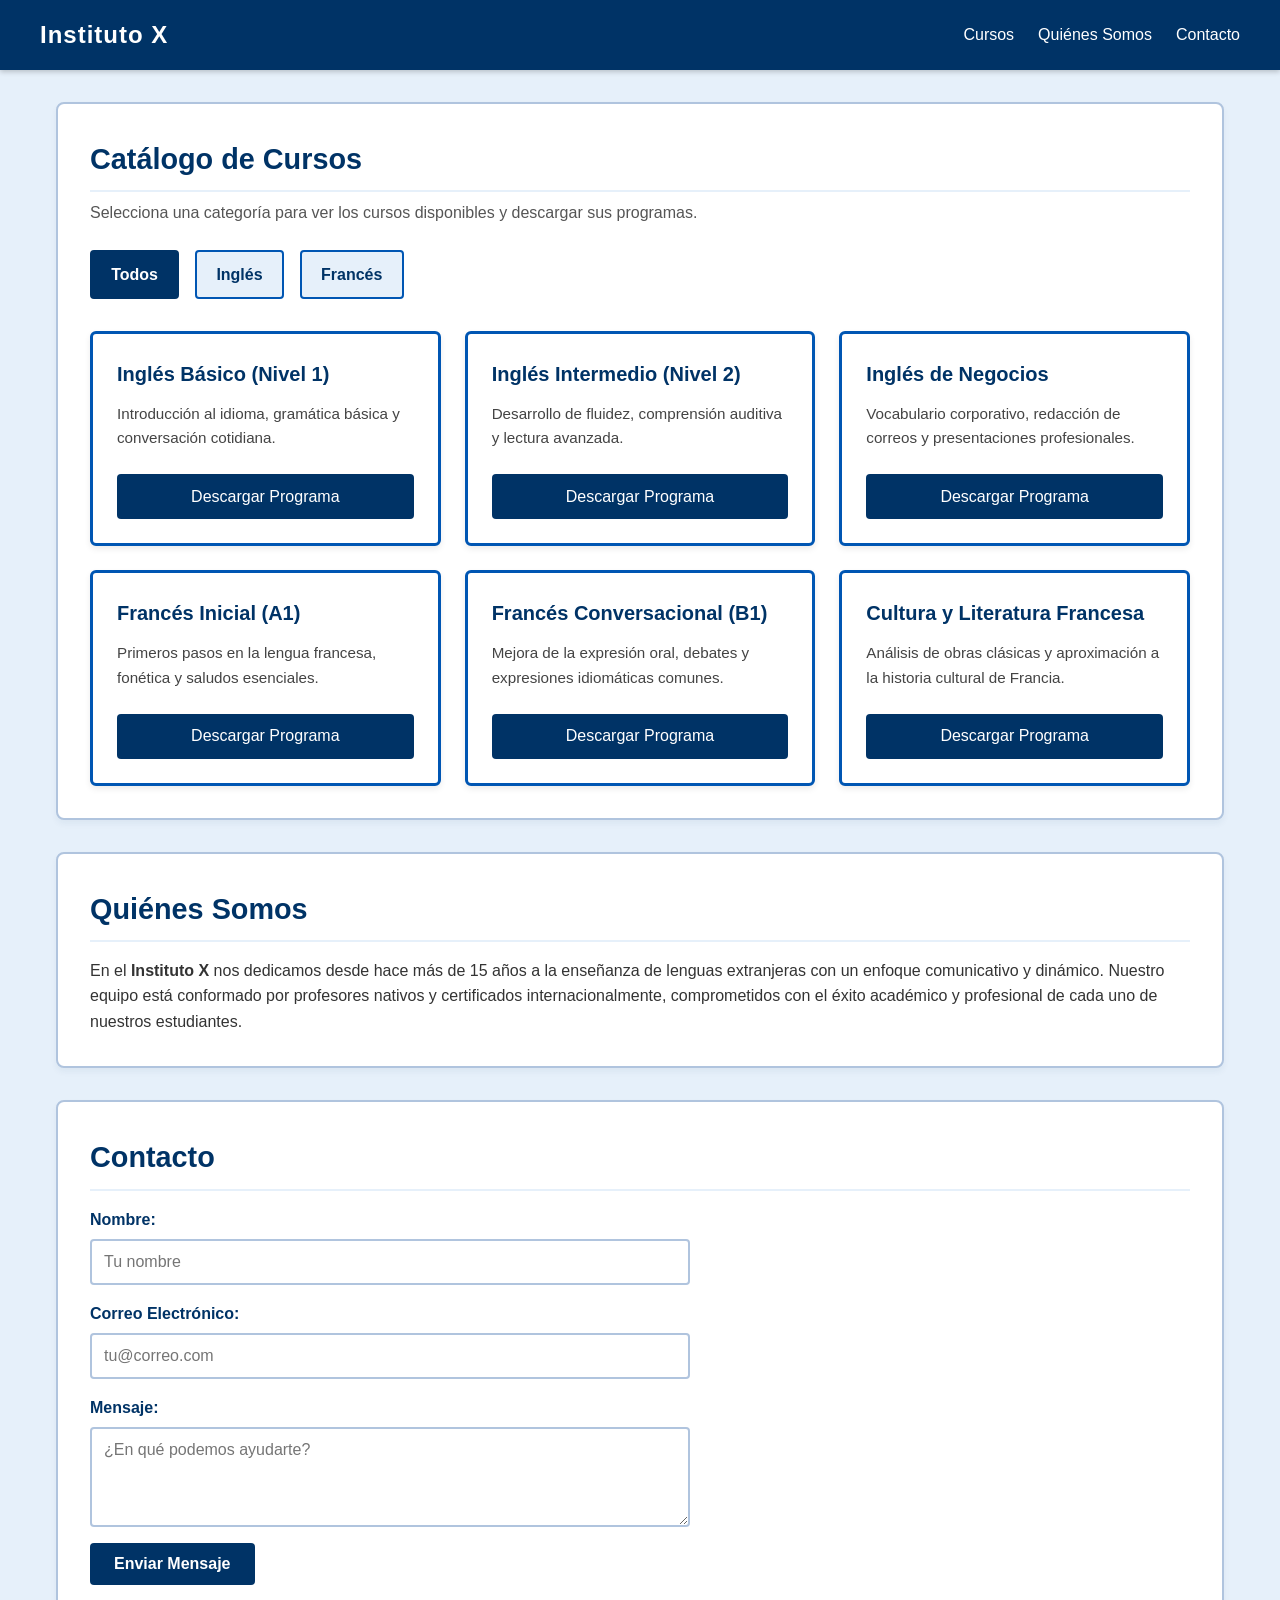
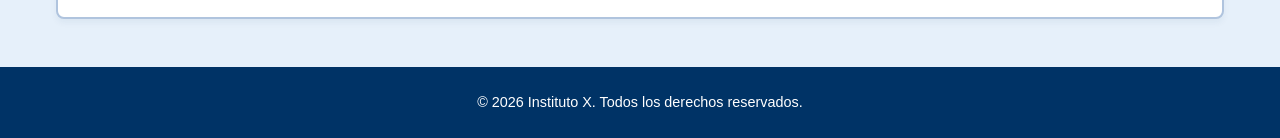
<file: version_IA_1(Gemini)/index.html>
<!DOCTYPE html>
<html lang="es">
<head>
    <meta charset="UTF-8">
    <meta name="viewport" content="width=device-width, initial-scale=1.0">
    <title>Instituto X - Cursos de Idiomas</title>
    <link rel="stylesheet" href="estilosIA.css">
</head>
<body>

    <!-- Barra de Navegación -->
    <header class="navbar">
        <div class="nav-container">
            <h1 class="logo">Instituto X</h1>
            <nav class="nav-links">
                <a href="#catalogo">Cursos</a>
                <a href="#nosotros">Quiénes Somos</a>
                <a href="#contacto">Contacto</a>
            </nav>
        </div>
    </header>

    <!-- Contenido Principal -->
    <main class="container">

        <!-- SECCIÓN: CATÁLOGO DE CURSOS -->
        <section id="catalogo" class="section">
            <h2>Catálogo de Cursos</h2>
            <p class="section-desc">Selecciona una categoría para ver los cursos disponibles y descargar sus programas.</p>

            <!-- Inputs de Radio ocultos para controlar la vista estática -->
            <input type="radio" id="cat-todos" name="categoria" checked>
            <input type="radio" id="cat-ingles" name="categoria">
            <input type="radio" id="cat-frances" name="categoria">

            <!-- Botones/Etiquetas de selección -->
            <div class="filter-buttons">
                <label for="cat-todos" class="filter-btn">Todos</label>
                <label for="cat-ingles" class="filter-btn">Inglés</label>
                <label for="cat-frances" class="filter-btn">Francés</label>
            </div>

            <!-- Contenedor de Cursos -->
            <div class="cursos-grid">
                
                <!-- CURSOS DE INGLÉS -->
                <div class="curso-box ingles">
                    <h3>Inglés Básico (Nivel 1)</h3>
                    <p>Introducción al idioma, gramática básica y conversación cotidiana.</p>
                    <a href="programas/ingles_basico.pdf" class="btn-descarga" download>Descargar Programa</a>
                </div>

                <div class="curso-box ingles">
                    <h3>Inglés Intermedio (Nivel 2)</h3>
                    <p>Desarrollo de fluidez, comprensión auditiva y lectura avanzada.</p>
                    <a href="programas/ingles_intermedio.pdf" class="btn-descarga" download>Descargar Programa</a>
                </div>

                <div class="curso-box ingles">
                    <h3>Inglés de Negocios</h3>
                    <p>Vocabulario corporativo, redacción de correos y presentaciones profesionales.</p>
                    <a href="programas/ingles_negocios.pdf" class="btn-descarga" download>Descargar Programa</a>
                </div>

                <!-- CURSOS DE FRANCÉS -->
                <div class="curso-box frances">
                    <h3>Francés Inicial (A1)</h3>
                    <p>Primeros pasos en la lengua francesa, fonética y saludos esenciales.</p>
                    <a href="programas/frances_inicial.pdf" class="btn-descarga" download>Descargar Programa</a>
                </div>

                <div class="curso-box frances">
                    <h3>Francés Conversacional (B1)</h3>
                    <p>Mejora de la expresión oral, debates y expresiones idiomáticas comunes.</p>
                    <a href="programas/frances_conversacional.pdf" class="btn-descarga" download>Descargar Programa</a>
                </div>

                <div class="curso-box frances">
                    <h3>Cultura y Literatura Francesa</h3>
                    <p>Análisis de obras clásicas y aproximación a la historia cultural de Francia.</p>
                    <a href="programas/frances_cultura.pdf" class="btn-descarga" download>Descargar Programa</a>
                </div>

            </div>
        </section>

        <!-- SECCIÓN: QUIÉNES SOMOS -->
        <section id="nosotros" class="section">
            <h2>Quiénes Somos</h2>
            <div class="content-box">
                <p>En el <strong>Instituto X</strong> nos dedicamos desde hace más de 15 años a la enseñanza de lenguas extranjeras con un enfoque comunicativo y dinámico. Nuestro equipo está conformado por profesores nativos y certificados internacionalmente, comprometidos con el éxito académico y profesional de cada uno de nuestros estudiantes.</p>
            </div>
        </section>

        <!-- SECCIÓN: CONTACTO -->
        <section id="contacto" class="section">
            <h2>Contacto</h2>
            <div class="content-box">
                <form class="contact-form">
                    <div class="form-group">
                        <label for="nombre">Nombre:</label>
                        <input type="text" id="nombre" name="nombre" required placeholder="Tu nombre">
                    </div>
                    <div class="form-group">
                        <label for="email">Correo Electrónico:</label>
                        <input type="email" id="email" name="email" required placeholder="tu@correo.com">
                    </div>
                    <div class="form-group">
                        <label for="mensaje">Mensaje:</label>
                        <textarea id="mensaje" name="mensaje" rows="4" required placeholder="¿En qué podemos ayudarte?"></textarea>
                    </div>
                    <button type="submit" class="btn-submit">Enviar Mensaje</button>
                </form>
            </div>
        </section>

    </main>

    <!-- Pie de página -->
    <footer class="footer">
        <p>&copy; 2026 Instituto X. Todos los derechos reservados.</p>
    </footer>

</body>
</html>
</file>
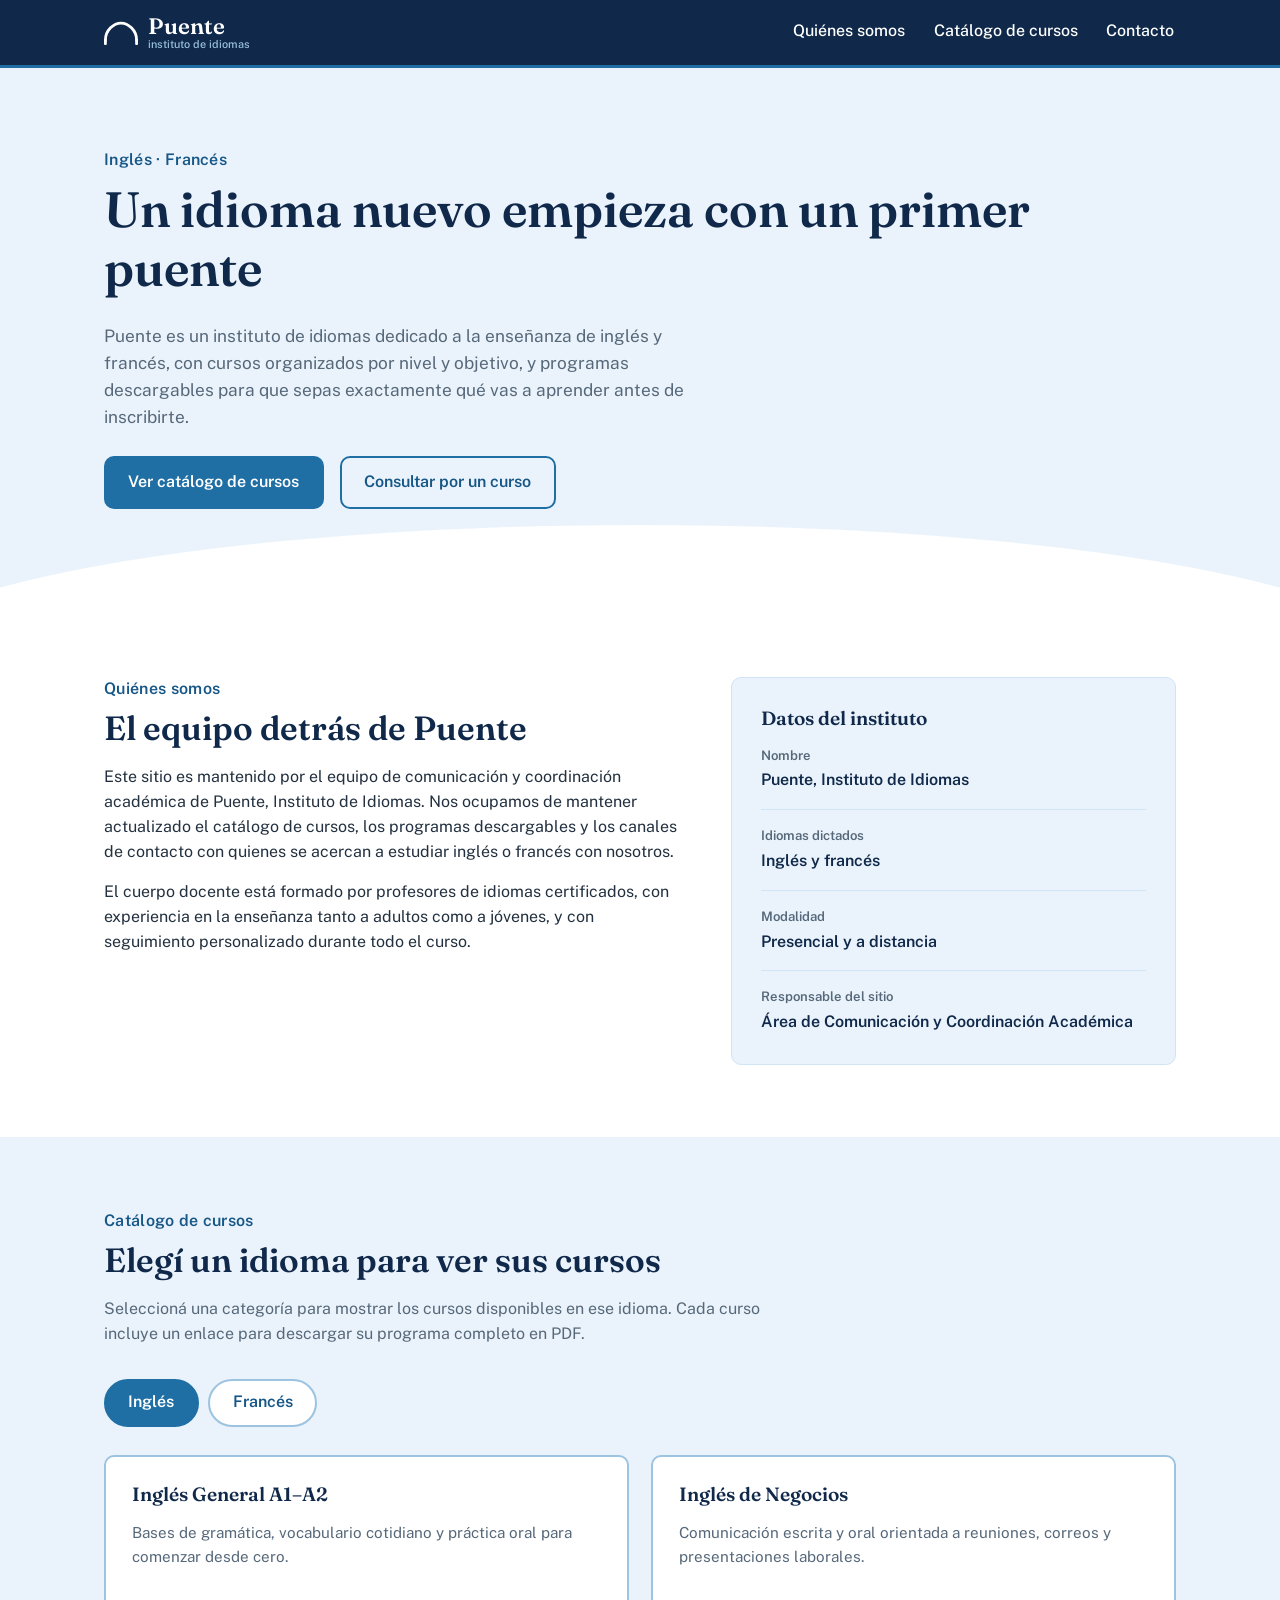
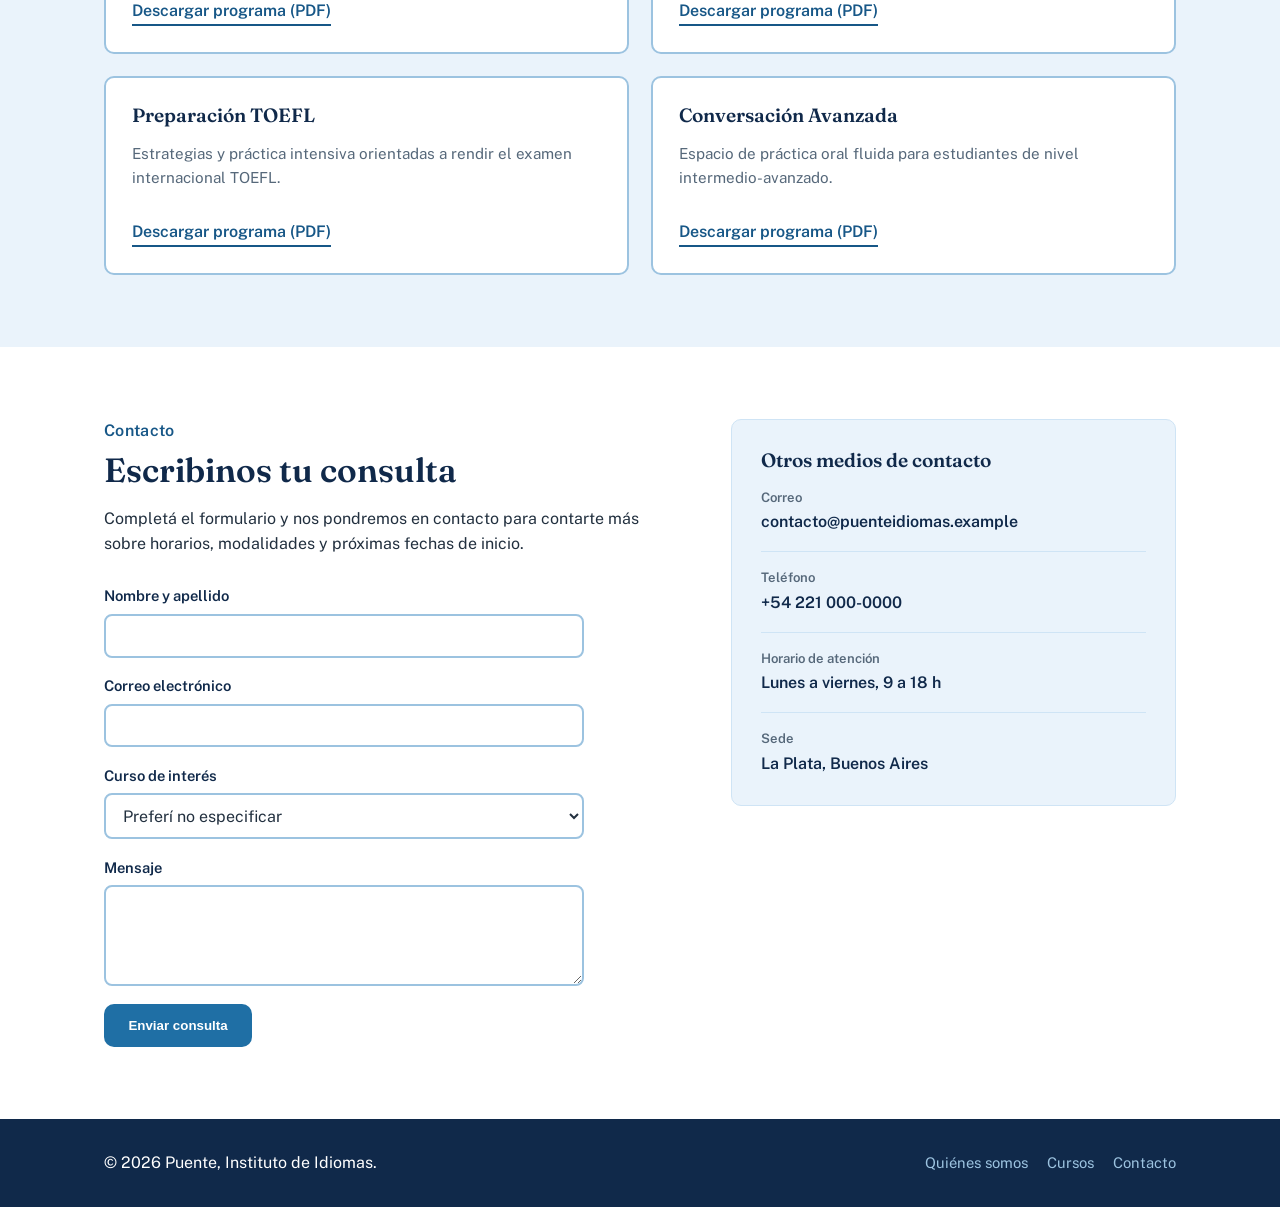
<file: version_IA_2(Claude)/index.html>
<!DOCTYPE html>
<html lang="es">
<head>
<meta charset="UTF-8">
<meta name="viewport" content="width=device-width, initial-scale=1.0">
<title>Puente — Instituto de Idiomas</title>
<meta name="description" content="Puente, instituto de idiomas: cursos de inglés y francés, información de contacto y programas descargables.">
<link rel="preconnect" href="https://fonts.googleapis.com">
<link rel="preconnect" href="https://fonts.gstatic.com" crossorigin>
<link href="https://fonts.googleapis.com/css2?family=Fraunces:opsz,wght@9..144,500;9..144,600;9..144,700&family=Public+Sans:wght@400;500;600;700&display=swap" rel="stylesheet">
<link rel="stylesheet" href="estilosIA.css">
</head>
<body>

<header class="encabezado">
  <div class="franja-encabezado">
    <a class="marca" href="#inicio">
      <span class="marca-icono" aria-hidden="true">
        <svg viewBox="0 0 48 32" width="34" height="24">
          <path d="M2 26 C 2 12, 14 2, 24 2 C 34 2, 46 12, 46 26" fill="none" stroke="currentColor" stroke-width="4" stroke-linecap="round"/>
          <line x1="2" y1="26" x2="2" y2="31" stroke="currentColor" stroke-width="4" stroke-linecap="round"/>
          <line x1="46" y1="26" x2="46" y2="31" stroke="currentColor" stroke-width="4" stroke-linecap="round"/>
        </svg>
      </span>
      <span class="marca-texto">Puente<span class="marca-sub">instituto de idiomas</span></span>
    </a>

    <input type="checkbox" id="interruptor-menu" class="interruptor-menu">
    <label for="interruptor-menu" class="boton-menu" aria-label="Abrir menú de navegación">
      <span></span><span></span><span></span>
    </label>

    <nav class="navegacion" aria-label="Navegación principal">
      <a href="#quienes-somos">Quiénes somos</a>
      <a href="#cursos">Catálogo de cursos</a>
      <a href="#contacto">Contacto</a>
    </nav>
  </div>
</header>

<main>

  <section id="inicio" class="hero">
    <div class="hero-contenido">
      <p class="hero-antetitulo">Inglés · Francés</p>
      <h1>Un idioma nuevo empieza con un primer puente</h1>
      <p class="hero-copete">
        Puente es un instituto de idiomas dedicado a la enseñanza de inglés y francés,
        con cursos organizados por nivel y objetivo, y programas descargables para
        que sepas exactamente qué vas a aprender antes de inscribirte.
      </p>
      <div class="hero-acciones">
        <a class="boton boton-primario" href="#cursos">Ver catálogo de cursos</a>
        <a class="boton boton-secundario" href="#contacto">Consultar por un curso</a>
      </div>
    </div>
    <div class="hero-curva" aria-hidden="true"></div>
  </section>

  <section id="quienes-somos" class="seccion">
    <div class="contenedor contenedor-dos-columnas">
      <div>
        <p class="antetitulo">Quiénes somos</p>
        <h2>El equipo detrás de Puente</h2>
        <p>
          Este sitio es mantenido por el equipo de comunicación y coordinación
          académica de Puente, Instituto de Idiomas. Nos ocupamos de mantener
          actualizado el catálogo de cursos, los programas descargables y los
          canales de contacto con quienes se acercan a estudiar inglés o francés
          con nosotros.
        </p>
        <p>
          El cuerpo docente está formado por profesores de idiomas certificados,
          con experiencia en la enseñanza tanto a adultos como a jóvenes, y con
          seguimiento personalizado durante todo el curso.
        </p>
      </div>
      <aside class="ficha-institucional">
        <h3>Datos del instituto</h3>
        <dl>
          <div>
            <dt>Nombre</dt>
            <dd>Puente, Instituto de Idiomas</dd>
          </div>
          <div>
            <dt>Idiomas dictados</dt>
            <dd>Inglés y francés</dd>
          </div>
          <div>
            <dt>Modalidad</dt>
            <dd>Presencial y a distancia</dd>
          </div>
          <div>
            <dt>Responsable del sitio</dt>
            <dd>Área de Comunicación y Coordinación Académica</dd>
          </div>
        </dl>
      </aside>
    </div>
  </section>

  <section id="cursos" class="seccion seccion-alterna">
    <div class="contenedor">
      <p class="antetitulo">Catálogo de cursos</p>
      <h2>Elegí un idioma para ver sus cursos</h2>
      <p class="texto-introductorio">
        Seleccioná una categoría para mostrar los cursos disponibles en ese idioma.
        Cada curso incluye un enlace para descargar su programa completo en PDF.
      </p>

      <div class="selector-cursos">
        <input type="radio" name="categoria-curso" id="cat-ingles" class="radio-categoria" checked>
        <input type="radio" name="categoria-curso" id="cat-frances" class="radio-categoria">

        <div class="pestañas" role="tablist" aria-label="Categorías de cursos">
          <label for="cat-ingles" class="pestaña">Inglés</label>
          <label for="cat-frances" class="pestaña">Francés</label>
        </div>

        <div class="panel-cursos" id="panel-ingles">
          <div class="grilla-cursos">

            <article class="caja-curso">
              <h3>Inglés General A1&ndash;A2</h3>
              <p>Bases de gramática, vocabulario cotidiano y práctica oral para comenzar desde cero.</p>
              <a class="enlace-descarga" href="programas/ingles-general.pdf" download>Descargar programa (PDF)</a>
            </article>

            <article class="caja-curso">
              <h3>Inglés de Negocios</h3>
              <p>Comunicación escrita y oral orientada a reuniones, correos y presentaciones laborales.</p>
              <a class="enlace-descarga" href="programas/ingles-negocios.pdf" download>Descargar programa (PDF)</a>
            </article>

            <article class="caja-curso">
              <h3>Preparación TOEFL</h3>
              <p>Estrategias y práctica intensiva orientadas a rendir el examen internacional TOEFL.</p>
              <a class="enlace-descarga" href="programas/ingles-toefl.pdf" download>Descargar programa (PDF)</a>
            </article>

            <article class="caja-curso">
              <h3>Conversación Avanzada</h3>
              <p>Espacio de práctica oral fluida para estudiantes de nivel intermedio-avanzado.</p>
              <a class="enlace-descarga" href="programas/ingles-conversacion.pdf" download>Descargar programa (PDF)</a>
            </article>

          </div>
        </div>

        <div class="panel-cursos" id="panel-frances">
          <div class="grilla-cursos">

            <article class="caja-curso">
              <h3>Francés General A1&ndash;A2</h3>
              <p>Primeros pasos en francés: pronunciación, gramática básica y frases de uso diario.</p>
              <a class="enlace-descarga" href="programas/frances-general.pdf" download>Descargar programa (PDF)</a>
            </article>

            <article class="caja-curso">
              <h3>Francés para Viajeros</h3>
              <p>Vocabulario y frases prácticas orientadas a moverse con comodidad en un viaje.</p>
              <a class="enlace-descarga" href="programas/frances-viajeros.pdf" download>Descargar programa (PDF)</a>
            </article>

            <article class="caja-curso">
              <h3>Preparación DELF</h3>
              <p>Práctica de las cuatro destrezas evaluadas en los exámenes oficiales DELF.</p>
              <a class="enlace-descarga" href="programas/frances-delf.pdf" download>Descargar programa (PDF)</a>
            </article>

            <article class="caja-curso">
              <h3>Francés de Negocios</h3>
              <p>Vocabulario corporativo y práctica de situaciones habituales en el ámbito laboral.</p>
              <a class="enlace-descarga" href="programas/frances-negocios.pdf" download>Descargar programa (PDF)</a>
            </article>

          </div>
        </div>
      </div>
    </div>
  </section>

  <section id="contacto" class="seccion">
    <div class="contenedor contenedor-dos-columnas">
      <div>
        <p class="antetitulo">Contacto</p>
        <h2>Escribinos tu consulta</h2>
        <p>
          Completá el formulario y nos pondremos en contacto para contarte
          más sobre horarios, modalidades y próximas fechas de inicio.
        </p>

        <form class="formulario-contacto" action="#" method="post">
          <div class="campo">
            <label for="nombre">Nombre y apellido</label>
            <input type="text" id="nombre" name="nombre" required>
          </div>

          <div class="campo">
            <label for="correo">Correo electrónico</label>
            <input type="email" id="correo" name="correo" required>
          </div>

          <div class="campo">
            <label for="curso-interes">Curso de interés</label>
            <select id="curso-interes" name="curso-interes">
              <option value="">Preferí no especificar</option>
              <optgroup label="Inglés">
                <option value="ingles-general">Inglés General A1–A2</option>
                <option value="ingles-negocios">Inglés de Negocios</option>
                <option value="ingles-toefl">Preparación TOEFL</option>
                <option value="ingles-conversacion">Conversación Avanzada</option>
              </optgroup>
              <optgroup label="Francés">
                <option value="frances-general">Francés General A1–A2</option>
                <option value="frances-viajeros">Francés para Viajeros</option>
                <option value="frances-delf">Preparación DELF</option>
                <option value="frances-negocios">Francés de Negocios</option>
              </optgroup>
            </select>
          </div>

          <div class="campo">
            <label for="mensaje">Mensaje</label>
            <textarea id="mensaje" name="mensaje" rows="4" required></textarea>
          </div>

          <button type="submit" class="boton boton-primario">Enviar consulta</button>
        </form>
      </div>

      <aside class="ficha-institucional">
        <h3>Otros medios de contacto</h3>
        <dl>
          <div>
            <dt>Correo</dt>
            <dd>contacto@puenteidiomas.example</dd>
          </div>
          <div>
            <dt>Teléfono</dt>
            <dd>+54 221 000-0000</dd>
          </div>
          <div>
            <dt>Horario de atención</dt>
            <dd>Lunes a viernes, 9 a 18 h</dd>
          </div>
          <div>
            <dt>Sede</dt>
            <dd>La Plata, Buenos Aires</dd>
          </div>
        </dl>
      </aside>
    </div>
  </section>

</main>

<footer class="pie">
  <div class="contenedor pie-contenido">
    <p>© 2026 Puente, Instituto de Idiomas.</p>
    <nav aria-label="Enlaces del pie de página">
      <a href="#quienes-somos">Quiénes somos</a>
      <a href="#cursos">Cursos</a>
      <a href="#contacto">Contacto</a>
    </nav>
  </div>
</footer>

</body>
</html>
</file>
<file: version_IA_1(Gemini)/estilosIA.css>
/* --- ESTILOS GENERALES Y VARIABLES --- */
:root {
    --primary-color: #003366;    /* Azul oscuro institucional */
    --secondary-color: #0056b3;  /* Azul medio */
    --light-blue: #e6f0fa;       /* Azul muy claro para fondos */
    --accent-color: #007bff;     /* Azul brillante interactivo */
    --white: #ffffff;
    --dark-text: #333333;
    --border-color: #b0c4de;     /* Azul acero suave para bordes */
}

* {
    box-sizing: border-box;
    margin: 0;
    padding: 0;
    font-family: 'Segoe UI', Tahoma, Geneva, Verdana, sans-serif;
}

html {
    scroll-behavior: smooth;
}

body {
    background-color: var(--light-blue);
    color: var(--dark-text);
    line-height: 1.6;
}

/* --- BARRA DE NAVEGACIÓN --- */
.navbar {
    background-color: var(--primary-color);
    color: var(--white);
    padding: 1rem 2rem;
    position: sticky;
    top: 0;
    z-index: 1000;
    box-shadow: 0 2px 5px rgba(0,0,0,0.2);
}

.nav-container {
    max-width: 1200px;
    margin: 0 auto;
    display: flex;
    justify-content: space-between;
    align-items: center;
    flex-wrap: wrap;
    gap: 1rem;
}

.logo {
    font-size: 1.5rem;
    font-weight: bold;
    letter-spacing: 1px;
}

.nav-links {
    display: flex;
    gap: 1.5rem;
}

.nav-links a {
    color: var(--white);
    text-decoration: none;
    font-weight: 500;
    transition: color 0.3s;
}

.nav-links a:hover {
    color: #99c2ff;
}

/* --- CONTENEDOR PRINCIPAL --- */
.container {
    max-width: 1200px;
    margin: 2rem auto;
    padding: 0 1rem;
}

.section {
    background-color: var(--white);
    border: 2px solid var(--border-color);
    border-radius: 8px;
    padding: 2rem;
    margin-bottom: 2rem;
    box-shadow: 0 4px 6px rgba(0, 51, 102, 0.05);
}

.section h2 {
    color: var(--primary-color);
    margin-bottom: 0.5rem;
    font-size: 1.8rem;
    border-bottom: 2px solid var(--light-blue);
    padding-bottom: 0.5rem;
}

.section-desc {
    margin-bottom: 1.5rem;
    color: #555;
}

/* --- FILTROS ESTÁTICOS CON RADIO BUTTONS --- */
input[name="categoria"] {
    display: none; /* Ocultamos los radio buttons nativos */
}

.filter-buttons {
    display: flex;
    gap: 1rem;
    margin-bottom: 2rem;
}

.filter-btn {
    background-color: var(--light-blue);
    color: var(--primary-color);
    padding: 0.6rem 1.2rem;
    border: 2px solid var(--secondary-color);
    border-radius: 4px;
    cursor: pointer;
    font-weight: bold;
    transition: all 0.3s ease;
}

.filter-btn:hover {
    background-color: var(--secondary-color);
    color: var(--white);
}

/* Lógica visual de selección de pestañas mediante CSS puro */
#cat-todos:checked ~ .filter-buttons label[for="cat-todos"],
#cat-ingles:checked ~ .filter-buttons label[for="cat-ingles"],
#cat-frances:checked ~ .filter-buttons label[for="cat-frances"] {
    background-color: var(--primary-color);
    color: var(--white);
    border-color: var(--primary-color);
}

/* Filtrado de las cajas de cursos según el radio seleccionado */
/* Por defecto (Todos): se muestran todas */
.curso-box {
    display: block;
}

/* Si se selecciona Inglés */
#cat-ingles:checked ~ .cursos-grid .curso-box.frances {
    display: none;
}

/* Si se selecciona Francés */
#cat-frances:checked ~ .cursos-grid .curso-box.ingles {
    display: none;
}

/* --- GRILLA Y CAJAS DE CURSOS (Requisito 4) --- */
.cursos-grid {
    display: grid;
    grid-template-columns: repeat(auto-fit, minmax(300px, 1fr));
    gap: 1.5rem;
}

.curso-box {
    border: 3px solid var(--secondary-color); /* Borde notorio */
    padding: 1.5rem;                          /* Relleno evidente */
    border-radius: 6px;
    background-color: var(--white);
    box-shadow: 0 3px 6px rgba(0,0,0,0.08);
    display: flex;
    flex-direction: column;
    justify-content: space-between;
    transition: transform 0.2s ease;
}

.curso-box:hover {
    transform: translateY(-3px);
}

.curso-box h3 {
    color: var(--primary-color);
    margin-bottom: 0.75rem;
    font-size: 1.25rem;
}

.curso-box p {
    font-size: 0.95rem;
    margin-bottom: 1.5rem;
    color: #444;
}

.btn-descarga {
    display: inline-block;
    background-color: var(--primary-color);
    color: var(--white);
    padding: 0.6rem 1rem;
    text-align: center;
    text-decoration: none;
    border-radius: 4px;
    font-weight: 500;
    transition: background-color 0.3s;
}

.btn-descarga:hover {
    background-color: var(--secondary-color);
}

/* --- SECCIÓN QUIÉNES SOMOS Y FORMULARIO --- */
.content-box {
    margin-top: 1rem;
}

.contact-form {
    display: flex;
    flex-direction: column;
    gap: 1rem;
    max-width: 600px;
}

.form-group {
    display: flex;
    flex-direction: column;
    gap: 0.4rem;
}

.form-group label {
    font-weight: 600;
    color: var(--primary-color);
}

.form-group input,
.form-group textarea {
    padding: 0.75rem;
    border: 2px solid var(--border-color);
    border-radius: 4px;
    font-size: 1rem;
    outline: none;
    transition: border-color 0.3s;
}

.form-group input:focus,
.form-group textarea:focus {
    border-color: var(--accent-color);
}

.btn-submit {
    background-color: var(--primary-color);
    color: var(--white);
    padding: 0.75rem 1.5rem;
    border: none;
    border-radius: 4px;
    font-size: 1rem;
    font-weight: bold;
    cursor: pointer;
    align-self: flex-start;
    transition: background-color 0.3s;
}

.btn-submit:hover {
    background-color: var(--secondary-color);
}

/* --- PIE DE PÁGINA --- */
.footer {
    background-color: var(--primary-color);
    color: var(--white);
    text-align: center;
    padding: 1.5rem;
    margin-top: 3rem;
    font-size: 0.9rem;
}

/* --- RESPONSIVIDAD (Requisito 5) --- */
@media (max-width: 768px) {
    .nav-container {
        flex-direction: column;
        align-items: center;
    }

    .nav-links {
        justify-content: center;
        flex-wrap: wrap;
    }

    .filter-buttons {
        flex-direction: column;
    }

    .section {
        padding: 1rem;
    }
}
</file>
<file: version_IA_2(Claude)/estilosIA.css>
/* =========================================================
   Puente — Instituto de Idiomas
   Hoja de estilos estática (sin JavaScript)
   ========================================================= */

:root {
  --blanco: #ffffff;
  --azul-tinta: #10294a;
  --azul-tinta-suave: #17335a;
  --azul-medio: #1f6fa5;
  --azul-medio-oscuro: #175787;
  --azul-pastel: #eaf3fb;
  --azul-pastel-borde: #cfe4f5;
  --azul-borde: #9cc3e0;
  --gris-texto: #22303f;
  --gris-suave: #56687a;

  --fuente-titulos: "Fraunces", "Georgia", serif;
  --fuente-texto: "Public Sans", "Segoe UI", sans-serif;

  --radio-borde: 10px;
  --ancho-maximo: 1120px;
}

* {
  box-sizing: border-box;
}

html {
  scroll-behavior: smooth;
}

body {
  margin: 0;
  background: var(--blanco);
  color: var(--gris-texto);
  font-family: var(--fuente-texto);
  line-height: 1.55;
}

h1, h2, h3 {
  font-family: var(--fuente-titulos);
  color: var(--azul-tinta);
  line-height: 1.2;
  margin: 0 0 0.5em;
}

h1 { font-size: clamp(2rem, 4vw + 1rem, 3.1rem); font-weight: 600; }
h2 { font-size: clamp(1.5rem, 2vw + 1rem, 2.1rem); font-weight: 600; }
h3 { font-size: 1.2rem; font-weight: 600; }

p {
  max-width: 62ch;
}

a {
  color: var(--azul-medio);
}

.contenedor {
  max-width: var(--ancho-maximo);
  margin: 0 auto;
  padding: 0 1.5rem;
}

.antetitulo,
.hero-antetitulo {
  font-family: var(--fuente-texto);
  color: var(--azul-medio-oscuro);
  font-weight: 600;
  letter-spacing: 0.02em;
  margin: 0 0 0.4em;
}

.seccion {
  padding: 4.5rem 0;
}

.seccion-alterna {
  background: var(--azul-pastel);
}

.contenedor-dos-columnas {
  display: grid;
  grid-template-columns: 1.3fr 1fr;
  gap: 3rem;
  align-items: start;
}

/* -----------------------------------------------------------
   Encabezado y navegación
   ----------------------------------------------------------- */

.encabezado {
  position: sticky;
  top: 0;
  z-index: 20;
  background: var(--azul-tinta);
  color: var(--blanco);
  border-bottom: 3px solid var(--azul-medio);
}

.franja-encabezado {
  max-width: var(--ancho-maximo);
  margin: 0 auto;
  padding: 0.9rem 1.5rem;
  display: flex;
  align-items: center;
  justify-content: space-between;
  flex-wrap: wrap;
  gap: 0.75rem;
}

.marca {
  display: flex;
  align-items: center;
  gap: 0.6rem;
  color: var(--blanco);
  text-decoration: none;
}

.marca-icono {
  color: var(--blanco);
  display: inline-flex;
}

.marca-texto {
  font-family: var(--fuente-titulos);
  font-size: 1.4rem;
  font-weight: 600;
  display: flex;
  flex-direction: column;
  line-height: 1.1;
}

.marca-sub {
  font-family: var(--fuente-texto);
  font-size: 0.68rem;
  font-weight: 500;
  color: var(--azul-borde);
}

.navegacion {
  display: flex;
  gap: 1.6rem;
  flex-wrap: wrap;
}

.navegacion a {
  color: var(--blanco);
  text-decoration: none;
  font-weight: 500;
  padding: 0.3rem 0.1rem;
  border-bottom: 2px solid transparent;
}

.navegacion a:hover,
.navegacion a:focus-visible {
  border-bottom-color: var(--azul-borde);
}

.interruptor-menu {
  display: none;
}

.boton-menu {
  display: none;
  flex-direction: column;
  gap: 5px;
  cursor: pointer;
  padding: 0.4rem;
}

.boton-menu span {
  width: 24px;
  height: 3px;
  background: var(--blanco);
  border-radius: 2px;
}

/* -----------------------------------------------------------
   Hero
   ----------------------------------------------------------- */

.hero {
  position: relative;
  background: var(--azul-pastel);
  overflow: hidden;
}

.hero-contenido {
  max-width: var(--ancho-maximo);
  margin: 0 auto;
  padding: 5rem 1.5rem 6rem;
  position: relative;
  z-index: 1;
}

.hero-copete {
  color: var(--gris-suave);
  font-size: 1.08rem;
  max-width: 56ch;
}

.hero-acciones {
  display: flex;
  gap: 1rem;
  flex-wrap: wrap;
  margin-top: 1.6rem;
}

.hero-curva {
  position: absolute;
  left: -10%;
  right: -10%;
  bottom: -60px;
  height: 140px;
  background: var(--blanco);
  border-radius: 50% 50% 0 0 / 100% 100% 0 0;
}

/* -----------------------------------------------------------
   Botones y enlaces de acción
   ----------------------------------------------------------- */

.boton {
  display: inline-block;
  text-decoration: none;
  font-weight: 600;
  padding: 0.75rem 1.4rem;
  border-radius: var(--radio-borde);
  border: 2px solid transparent;
}

.boton-primario {
  background: var(--azul-medio);
  color: var(--blanco);
}

.boton-primario:hover,
.boton-primario:focus-visible {
  background: var(--azul-medio-oscuro);
}

.boton-secundario {
  background: transparent;
  color: var(--azul-medio-oscuro);
  border-color: var(--azul-medio);
}

.boton-secundario:hover,
.boton-secundario:focus-visible {
  background: var(--azul-pastel-borde);
}

/* -----------------------------------------------------------
   Quiénes somos / Contacto — ficha institucional
   ----------------------------------------------------------- */

.ficha-institucional {
  background: var(--azul-pastel);
  border: 1px solid var(--azul-pastel-borde);
  border-radius: var(--radio-borde);
  padding: 1.8rem;
}

.ficha-institucional h3 {
  margin-bottom: 1rem;
}

.ficha-institucional dl {
  margin: 0;
}

.ficha-institucional div + div {
  margin-top: 1rem;
  padding-top: 1rem;
  border-top: 1px solid var(--azul-pastel-borde);
}

.ficha-institucional dt {
  font-size: 0.82rem;
  color: var(--gris-suave);
  font-weight: 600;
}

.ficha-institucional dd {
  margin: 0.15rem 0 0;
  color: var(--azul-tinta);
  font-weight: 600;
}

/* -----------------------------------------------------------
   Selector de categoría de cursos (radio buttons, sin JS)
   ----------------------------------------------------------- */

.texto-introductorio {
  color: var(--gris-suave);
  max-width: 68ch;
}

.selector-cursos {
  margin-top: 2rem;
}

.radio-categoria {
  position: absolute;
  opacity: 0;
  pointer-events: none;
}

.pestañas {
  display: flex;
  gap: 0.6rem;
  margin-bottom: 1.8rem;
  flex-wrap: wrap;
}

.pestaña {
  cursor: pointer;
  padding: 0.6rem 1.4rem;
  border-radius: 999px;
  border: 2px solid var(--azul-borde);
  color: var(--azul-medio-oscuro);
  font-weight: 600;
  background: var(--blanco);
}

.radio-categoria:focus-visible + .pestañas label,
.pestaña:hover {
  border-color: var(--azul-medio-oscuro);
}

#cat-ingles:checked ~ .pestañas label[for="cat-ingles"],
#cat-frances:checked ~ .pestañas label[for="cat-frances"] {
  background: var(--azul-medio);
  border-color: var(--azul-medio);
  color: var(--blanco);
}

.panel-cursos {
  display: none;
}

#cat-ingles:checked ~ #panel-ingles,
#cat-frances:checked ~ #panel-frances {
  display: block;
}

.grilla-cursos {
  display: grid;
  grid-template-columns: repeat(2, 1fr);
  gap: 1.4rem;
}

.caja-curso {
  border: 2px solid var(--azul-borde);
  border-radius: var(--radio-borde);
  padding: 1.6rem;
  background: var(--blanco);
}

.seccion-alterna .caja-curso {
  background: var(--blanco);
}

.caja-curso h3 {
  margin-bottom: 0.5rem;
}

.caja-curso p {
  color: var(--gris-suave);
  font-size: 0.95rem;
  max-width: none;
}

.enlace-descarga {
  display: inline-block;
  margin-top: 1rem;
  font-weight: 600;
  color: var(--azul-medio-oscuro);
  text-decoration: none;
  border-bottom: 2px solid var(--azul-medio-oscuro);
}

.enlace-descarga:hover,
.enlace-descarga:focus-visible {
  color: var(--azul-tinta);
  border-color: var(--azul-tinta);
}

/* -----------------------------------------------------------
   Formulario de contacto
   ----------------------------------------------------------- */

.formulario-contacto {
  margin-top: 1.8rem;
  display: flex;
  flex-direction: column;
  gap: 1.1rem;
  max-width: 480px;
}

.campo {
  display: flex;
  flex-direction: column;
  gap: 0.35rem;
}

.campo label {
  font-weight: 600;
  font-size: 0.92rem;
  color: var(--azul-tinta);
}

.campo input,
.campo select,
.campo textarea {
  font-family: inherit;
  font-size: 1rem;
  padding: 0.65rem 0.8rem;
  border: 2px solid var(--azul-borde);
  border-radius: 8px;
  background: var(--blanco);
  color: var(--gris-texto);
}

.campo input:focus-visible,
.campo select:focus-visible,
.campo textarea:focus-visible {
  outline: none;
  border-color: var(--azul-medio-oscuro);
}

.formulario-contacto .boton {
  align-self: flex-start;
}

/* -----------------------------------------------------------
   Pie de página
   ----------------------------------------------------------- */

.pie {
  background: var(--azul-tinta);
  color: var(--azul-borde);
  padding: 2rem 0;
}

.pie-contenido {
  display: flex;
  justify-content: space-between;
  align-items: center;
  flex-wrap: wrap;
  gap: 1rem;
}

.pie-contenido p {
  margin: 0;
  color: var(--blanco);
  max-width: none;
}

.pie-contenido nav {
  display: flex;
  gap: 1.2rem;
}

.pie-contenido nav a {
  color: var(--azul-borde);
  text-decoration: none;
  font-size: 0.92rem;
}

.pie-contenido nav a:hover,
.pie-contenido nav a:focus-visible {
  color: var(--blanco);
}

/* -----------------------------------------------------------
   Accesibilidad de foco general
   ----------------------------------------------------------- */

a:focus-visible,
button:focus-visible {
  outline: 3px solid var(--azul-medio-oscuro);
  outline-offset: 2px;
}

/* -----------------------------------------------------------
   Responsivo
   ----------------------------------------------------------- */

@media (max-width: 900px) {
  .contenedor-dos-columnas {
    grid-template-columns: 1fr;
    gap: 2.2rem;
  }

  .grilla-cursos {
    grid-template-columns: 1fr;
  }
}

@media (max-width: 720px) {
  .boton-menu {
    display: flex;
  }

  .navegacion {
    order: 3;
    width: 100%;
    flex-direction: column;
    gap: 0;
    max-height: 0;
    overflow: hidden;
  }

  .navegacion a {
    padding: 0.75rem 0;
    border-bottom: 1px solid var(--azul-tinta-suave);
  }

  .interruptor-menu:checked ~ .navegacion {
    max-height: 320px;
    margin-top: 0.4rem;
  }

  .hero-contenido {
    padding: 3.2rem 1.5rem 4.5rem;
  }

  .seccion {
    padding: 3.2rem 0;
  }
}

@media (max-width: 480px) {
  .hero-acciones {
    flex-direction: column;
    align-items: stretch;
  }

  .pestañas {
    justify-content: stretch;
  }

  .pestaña {
    flex: 1;
    text-align: center;
  }
}

@media (prefers-reduced-motion: reduce) {
  html {
    scroll-behavior: auto;
  }
}
</file>
